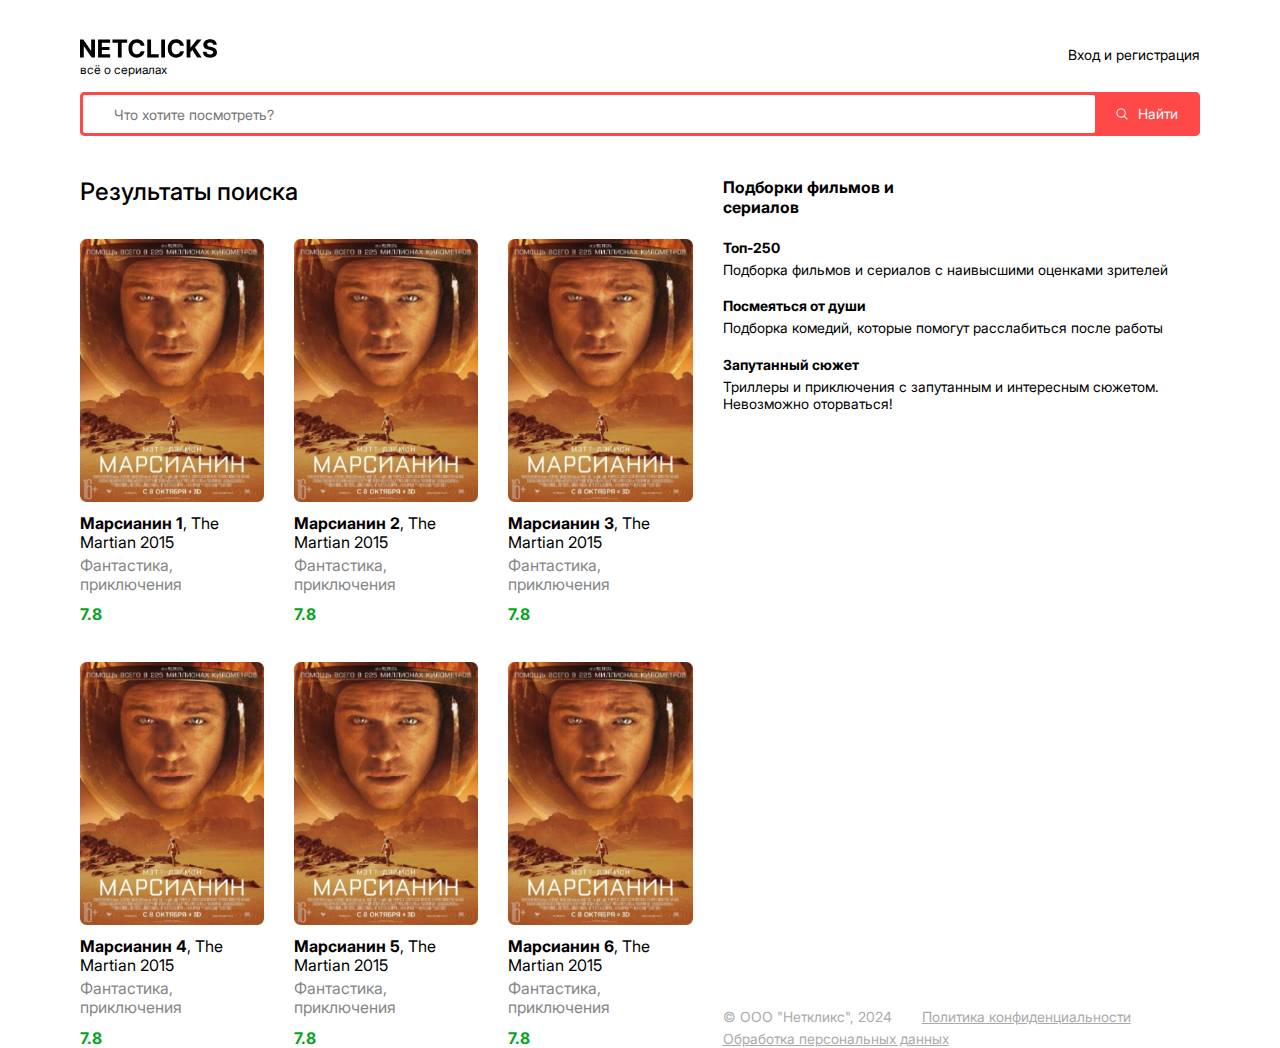
<file: index.html>
<!DOCTYPE html>
<html lang="ru">
  <head>
    <meta charset="UTF-8" />
    <meta
      name="viewport"
      content="width=device-width, user-scaleble=no, initial-scale=1.0, maximum-scale=1.0 minimum-scale=1.0"
    />
    <meta http-equiv="X-UA-Compatible" content="ie-edge" />
    <title>Netclicks</title>
    <link rel="stylesheet" href="./styles/styles.css" />
    <script src="./js/main.js" defer></script>
  </head>
  <body>
    <header class="header">
      <div class="header__inner container">
        <div class="header__top">
          <a href="/" class="header__logo logo">
            <img
              src="./images/logo.svg"
              alt="Netclicks"
              class="logo__image"
              width="137"
              height="29"
              loading="lazy"
            />
            <span class="header__top-description">всё о сериалах</span>
          </a>
          <a href="/" class="header__top-login hidden-mobile"
            >Вход и регистрация</a
          >
          <button class="header__top-burger-button visible-mobile">
            <svg
              width="30.000000"
              height="30.000000"
              viewBox="0 0 30 30"
              fill="none"
              xmlns="http://www.w3.org/2000/svg"
              xmlns:xlink="http://www.w3.org/1999/xlink"
            >
              <desc>Created with Pixso.</desc>
              <defs>
                <pattern
                  id="pattern_10_2200"
                  patternContentUnits="objectBoundingBox"
                  width="1.000000"
                  height="1.000000"
                >
                  <use
                    xlink:href="#image10_220_0"
                    transform="matrix(0.001953,0,0,0.001953,0,0)"
                  />
                </pattern>
                <image
                  id="image10_220_0"
                  width="512.000000"
                  height="512.000000"
                  xlink:href="[data-uri]"
                />
              </defs>
              <rect
                id="free-icon-menu-7466709 1"
                width="30.000000"
                height="30.000000"
                transform="matrix(1 0 0 -1 0 30)"
                fill="url(#pattern_10_2200)"
                fill-opacity="1.000000"
              />
            </svg>
          </button>
        </div>

        <div class="header__extra">
          <div class="header__extra-field field">
            <input
              data-js-search
              type="text"
              class="field__input"
              placeholder="Что хотите посмотреть?"
            />
            <button data-js-search-button class="header__extra-button button" type="button">
              <svg
                xmlns="http://www.w3.org/2000/svg"
                xmlns:xlink="http://www.w3.org/1999/xlink"
                viewBox="0,0,256,256"
                width="14px"
                height="14px"
              >
                <g fill="currentColor">
                  <g transform="scale(8.53333,8.53333)">
                    <path
                      d="M13,3c-5.51133,0 -10,4.48867 -10,10c0,5.51133 4.48867,10 10,10c2.39665,0 4.59741,-0.85106 6.32227,-2.26367l5.9707,5.9707c0.25082,0.26124 0.62327,0.36648 0.97371,0.27512c0.35044,-0.09136 0.62411,-0.36503 0.71547,-0.71547c0.09136,-0.35044 -0.01388,-0.72289 -0.27512,-0.97371l-5.9707,-5.9707c1.41261,-1.72486 2.26367,-3.92561 2.26367,-6.32227c0,-5.51133 -4.48867,-10 -10,-10zM13,5c4.43067,0 8,3.56933 8,8c0,4.43067 -3.56933,8 -8,8c-4.43067,0 -8,-3.56933 -8,-8c0,-4.43067 3.56933,-8 8,-8z"
                    ></path>
                  </g>
                </g>
              </svg>
              <span class="header__extra-button-label hidden-mobile"
                >Найти</span
              >
            </button>
          </div>
        </div>
      </div>
    </header>

    <main class="content">
      <section class="section container">
        <div class="section__inner">
          <div class="section__main">
            <h1 class="section__main-title">Результаты поиска</h1>
            <ul class="section__main-list">
              <!-- <li class="section__main-item">
                <a href="./film.html" class="section__main-link">
                  <img
                    src="./images/wrapper.jpeg"
                    alt=""
                    class="section__main-poster"
                    width="264"
                    height="376"
                    loading="lazy"
                  />
                  <h2 class="section__main-film-title">
                    <strong>Марсианин</strong>, The Martian 2015
                  </h2>
                  <p class="section__main-film-description">
                    Фантастика, приключения
                  </p>
                  <span class="section__main-film-rating">7.8</span>
                </a>
              </li> -->
              <!-- <li class="section__main-item">
                <a href="./film.html" class="section__main-link">
                  <img
                    src="./images/wrapper.jpeg"
                    alt=""
                    class="section__main-poster"
                    width="264"
                    height="376"
                    loading="lazy"
                  />
                  <h2 class="section__main-film-title">
                    <strong>Марсианин</strong>, The Martian 2015
                  </h2>
                  <p class="section__main-film-description">
                    Фантастика, приключения
                  </p>
                  <span class="section__main-film-rating">7.8</span>
                </a>
              </li>
              <li class="section__main-item">
                <a href="./film.html" class="section__main-link">
                  <img
                    src="./images/wrapper.jpeg"
                    alt=""
                    class="section__main-poster"
                    width="264"
                    height="376"
                    loading="lazy"
                  />
                  <h2 class="section__main-film-title">
                    <strong>Марсианин</strong>, The Martian 2015
                  </h2>
                  <p class="section__main-film-description">
                    Фантастика, приключения
                  </p>
                  <span class="section__main-film-rating">7.8</span>
                </a>
              </li>
              <li class="section__main-item">
                <a href="./film.html" class="section__main-link">
                  <img
                    src="./images/wrapper.jpeg"
                    alt=""
                    class="section__main-poster"
                    width="264"
                    height="376"
                    loading="lazy"
                  />
                  <h2 class="section__main-film-title">
                    <strong>Марсианин</strong>, The Martian 2015
                  </h2>
                  <p class="section__main-film-description">
                    Фантастика, приключения
                  </p>
                  <span class="section__main-film-rating">7.8</span>
                </a>
              </li>
              <li class="section__main-item">
                <a href="./film.html" class="section__main-link">
                  <img
                    src="./images/wrapper.jpeg"
                    alt=""
                    class="section__main-poster"
                    width="264"
                    height="376"
                    loading="lazy"
                  />
                  <h2 class="section__main-film-title">
                    <strong>Марсианин</strong>, The Martian 2015
                  </h2>
                  <p class="section__main-film-description">
                    Фантастика, приключения
                  </p>
                  <span class="section__main-film-rating">7.8</span>
                </a>
              </li>
              <li class="section__main-item">
                <a href="./film.html" class="section__main-link">
                  <img
                    src="./images/wrapper.jpeg"
                    alt=""
                    class="section__main-poster"
                    width="264"
                    height="376"
                    loading="lazy"
                  />
                  <h2 class="section__main-film-title">
                    <strong>Марсианин</strong>, The Martian 2015
                  </h2>
                  <p class="section__main-film-description">
                    Фантастика, приключения
                  </p>
                  <span class="section__main-film-rating">7.8</span>
                </a>
              </li> -->
            </ul>
          </div>
          <div class="section__right sidebar">
            <h2 class="sidebar__title">Подборки фильмов и сериалов</h2>
            <ul class="sidebar__list">
              <li class="sidebar__item">
                <a href="#" class="sidebar__link">
                  <h3 class="sidebar__block-title">Топ-250</h3>
                  <p class="sidebar__block-description">
                    Подборка фильмов и сериалов с наивысшими оценками зрителей
                  </p>
                </a>
              </li>
              <li class="sidebar__item">
                <a href="#" class="sidebar__link">
                  <h3 class="sidebar__block-title">Посмеяться от души</h3>
                  <p class="sidebar__block-description">
                    Подборка комедий, которые помогут расслабиться после работы
                  </p>
                </a>
              </li>
              <li class="sidebar__item">
                <a href="#" class="sidebar__link">
                  <h3 class="sidebar__block-title">Запутанный сюжет</h3>
                  <p class="sidebar__block-description">
                    Триллеры и приключения с запутанным и интересным сюжетом.
                    Невозможно оторваться!
                  </p>
                </a>
              </li>
            </ul>
            <div class="sidebar__copyright">
              <p class="sidebar__copyright-title">
                © ООО "Неткликс", <time datetime="2024">2024</time>
              </p>
              <a href="#" class="sidebar__copyright-link"
                >Политика конфиденциальности</a
              >
              <a href="#" class="sidebar__copyright-link"
                >Обработка персональных данных</a
              >
            </div>
          </div>
        </div>
      </section>
    </main>
  </body>
</html>
</file>
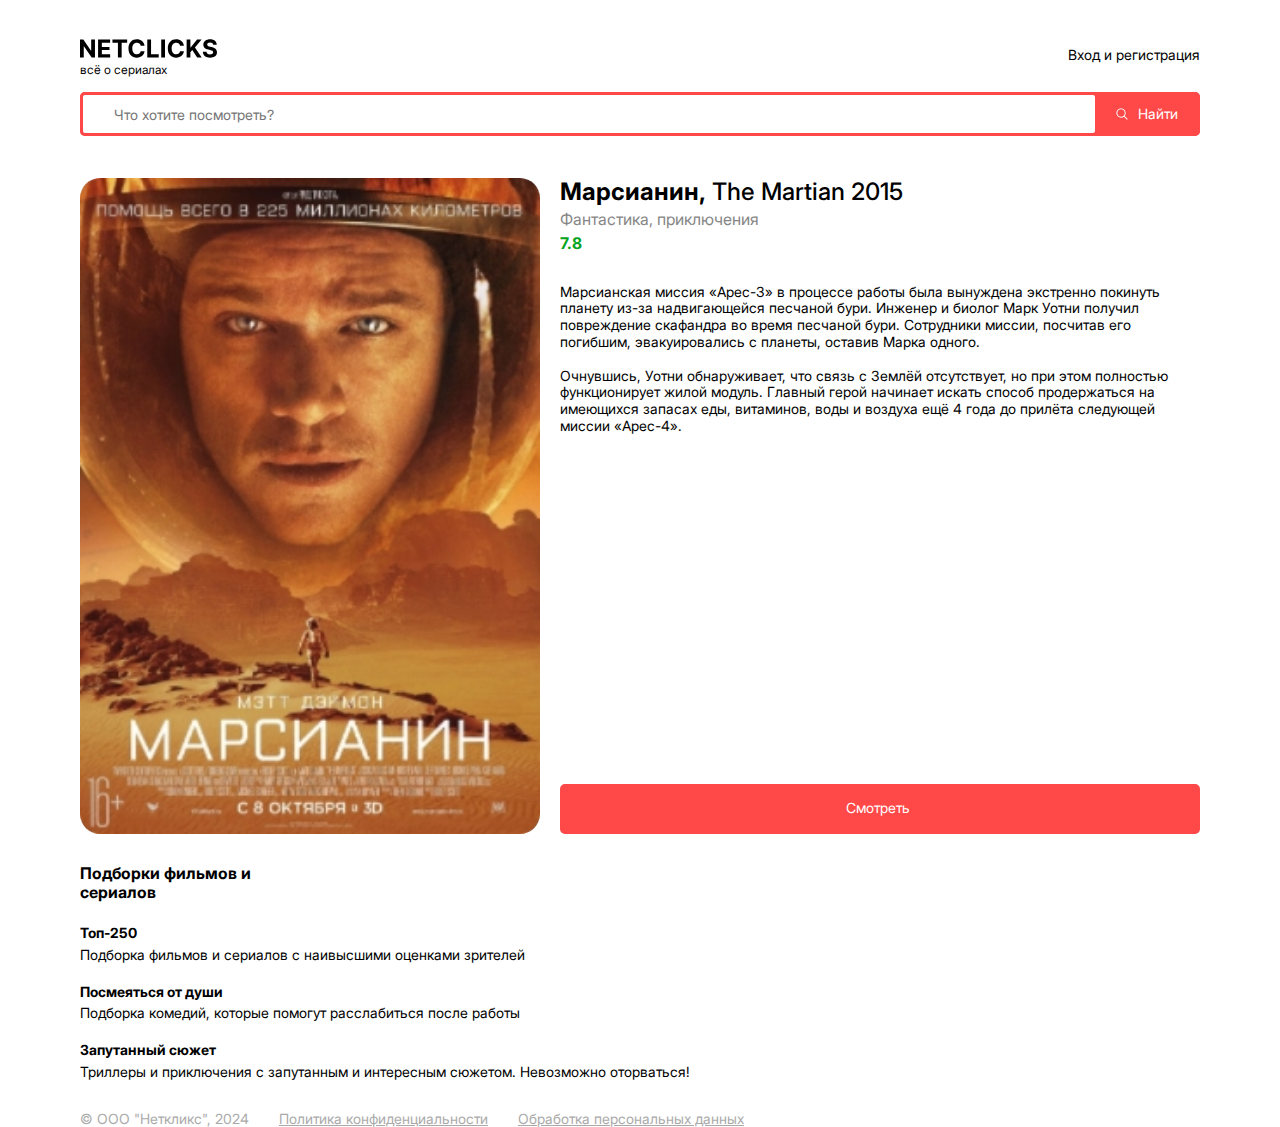
<file: film.html>
<!DOCTYPE html>
<html lang="ru">
  <head>
    <meta charset="UTF-8" />
    <meta
      name="viewport"
      content="width=device-width, user-scaleble=no, initial-scale=1.0, maximum-scale=1.0 minimum-scale=1.0"
    />
    <meta http-equiv="X-UA-Compatible" content="ie-edge" />
    <title>Netclicks</title>
    <link rel="stylesheet" href="./styles/styles.css" />
    <script src="./js/main.js" defer></script>
  </head>
  <body>
    <header class="header">
      <div class="header__inner container">
        <div class="header__top">
          <a href="./index.html" class="header__logo logo">
            <img
              src="./images/logo.svg"
              alt="Netclicks"
              class="logo__image"
              width="137"
              height="29"
              loading="lazy"
            />
            <span class="header__top-description">всё о сериалах</span>
          </a>
          <a href="/" class="header__top-login hidden-mobile"
            >Вход и регистрация</a
          >
          <button class="header__top-burger-button visible-mobile">
            <svg
              width="30.000000"
              height="30.000000"
              viewBox="0 0 30 30"
              fill="none"
              xmlns="http://www.w3.org/2000/svg"
              xmlns:xlink="http://www.w3.org/1999/xlink"
            >
              <desc>Created with Pixso.</desc>
              <defs>
                <pattern
                  id="pattern_10_2200"
                  patternContentUnits="objectBoundingBox"
                  width="1.000000"
                  height="1.000000"
                >
                  <use
                    xlink:href="#image10_220_0"
                    transform="matrix(0.001953,0,0,0.001953,0,0)"
                  />
                </pattern>
                <image
                  id="image10_220_0"
                  width="512.000000"
                  height="512.000000"
                  xlink:href="[data-uri]"
                />
              </defs>
              <rect
                id="free-icon-menu-7466709 1"
                width="30.000000"
                height="30.000000"
                transform="matrix(1 0 0 -1 0 30)"
                fill="url(#pattern_10_2200)"
                fill-opacity="1.000000"
              />
            </svg>
          </button>
        </div>

        <div class="header__extra">
          <div class="header__extra-field field">
            <input
              type="text"
              class="field__input"
              placeholder="Что хотите посмотреть?"
            />
            <button class="header__extra-button button" type="button">
              <svg
                xmlns="http://www.w3.org/2000/svg"
                xmlns:xlink="http://www.w3.org/1999/xlink"
                viewBox="0,0,256,256"
                width="14px"
                height="14px"
              >
                <g fill="currentColor">
                  <g transform="scale(8.53333,8.53333)">
                    <path
                      d="M13,3c-5.51133,0 -10,4.48867 -10,10c0,5.51133 4.48867,10 10,10c2.39665,0 4.59741,-0.85106 6.32227,-2.26367l5.9707,5.9707c0.25082,0.26124 0.62327,0.36648 0.97371,0.27512c0.35044,-0.09136 0.62411,-0.36503 0.71547,-0.71547c0.09136,-0.35044 -0.01388,-0.72289 -0.27512,-0.97371l-5.9707,-5.9707c1.41261,-1.72486 2.26367,-3.92561 2.26367,-6.32227c0,-5.51133 -4.48867,-10 -10,-10zM13,5c4.43067,0 8,3.56933 8,8c0,4.43067 -3.56933,8 -8,8c-4.43067,0 -8,-3.56933 -8,-8c0,-4.43067 3.56933,-8 8,-8z"
                    ></path>
                  </g>
                </g>
              </svg>
              <span class="header__extra-button-label hidden-mobile"
                >Найти</span
              >
            </button>
          </div>
        </div>
      </div>
    </header>

    <main class="content">
      <section class="section container">
        <div class="film-card">
          <div class="film-card__inner">
            <div class="film-card__main hidden-tablet">
              <div class="film-card__left">
                <img
                  class="film-card__left-image"
                  src="./images/wrapper.jpeg"
                  alt=""
                  width="460"
                  height="656"
                  loading="lazy"
                />
              </div>

              <div class="film-card__center">
                <div class="film-card__center-header">
                  <h1 class="film-card__center-header-title">
                    <strong>Марсианин,</strong> The Martian 2015
                  </h1>
                  <p class="film-card__center-header-description">
                    Фантастика, приключения
                  </p>
                  <span class="film-card__center-header-rating">7.8</span>
                </div>
                <div class="film-card__center-description">
                  <p>
                    Марсианская миссия «Арес-3» в процессе работы была вынуждена
                    экстренно покинуть планету из-за надвигающейся песчаной
                    бури. Инженер и биолог Марк Уотни получил повреждение
                    скафандра во время песчаной бури. Сотрудники миссии,
                    посчитав его погибшим, эвакуировались с планеты, оставив
                    Марка одного.
                    <br />
                    <br />

                    Очнувшись, Уотни обнаруживает, что связь с Землёй
                    отсутствует, но при этом полностью функционирует жилой
                    модуль. Главный герой начинает искать способ продержаться на
                    имеющихся запасах еды, витаминов, воды и воздуха ещё 4 года
                    до прилёта следующей миссии «Арес-4».
                  </p>
                </div>
                <button class="film-card__center-button button">
                  Смотреть
                </button>
              </div>
            </div>

            <div class="film-card__main visible-tablet">
              <div class="film-card__left">
                <img
                  class="film-card__left-image"
                  src="./images/wrapper.jpeg"
                  alt=""
                  width="460"
                  height="656"
                  loading="lazy"
                />
              </div>

              <div class="film-card__center">
                <div class="film-card__center-header">
                  <h1 class="film-card__center-header-title">
                    <strong>Марсианин,</strong> The Martian 2015
                  </h1>
                  <p class="film-card__center-header-description">
                    Фантастика, приключения
                  </p>
                  <span class="film-card__center-header-rating">7.8</span>
                </div>
                <div class="film-card__center-description">
                  <p>
                    Марсианская миссия «Арес-3» в процессе работы была вынуждена
                    экстренно покинуть планету из-за надвигающейся песчаной
                    бури. Инженер и биолог Марк Уотни получил повреждение
                    скафандра во время песчаной бури. Сотрудники миссии,
                    посчитав его погибшим, эвакуировались с планеты, оставив
                    Марка одного.
                    <br />
                    <br />

                    Очнувшись, Уотни обнаруживает, что связь с Землёй
                    отсутствует, но при этом полностью функционирует жилой
                    модуль. Главный герой начинает искать способ продержаться на
                    имеющихся запасах еды, витаминов, воды и воздуха ещё 4 года
                    до прилёта следующей миссии «Арес-4».
                  </p>
                </div>
                <button class="film-card__center-button button">
                  Смотреть
                </button>
              </div>
            </div>

            <div class="film-card__right sidebar">
              <h2 class="sidebar__title">Подборки фильмов и сериалов</h2>
              <ul class="sidebar__list">
                <li class="sidebar__item">
                  <a href="#" class="sidebar__link">
                    <h3 class="sidebar__block-title">Топ-250</h3>
                    <p class="sidebar__block-description">
                      Подборка фильмов и сериалов с наивысшими оценками зрителей
                    </p>
                  </a>
                </li>
                <li class="sidebar__item">
                  <a href="#" class="sidebar__link">
                    <h3 class="sidebar__block-title">Посмеяться от души</h3>
                    <p class="sidebar__block-description">
                      Подборка комедий, которые помогут расслабиться после
                      работы
                    </p>
                  </a>
                </li>
                <li class="sidebar__item">
                  <a href="#" class="sidebar__link">
                    <h3 class="sidebar__block-title">Запутанный сюжет</h3>
                    <p class="sidebar__block-description">
                      Триллеры и приключения с запутанным и интересным сюжетом.
                      Невозможно оторваться!
                    </p>
                  </a>
                </li>
              </ul>
              <div class="sidebar__copyright">
                <p class="sidebar__copyright-title">
                  © ООО "Неткликс", <time datetime="2024">2024</time>
                </p>
                <a href="#" class="sidebar__copyright-link"
                  >Политика конфиденциальности</a
                >
                <a href="#" class="sidebar__copyright-link"
                  >Обработка персональных данных</a
                >
              </div>
            </div>
          </div>
        </div>
      </section>
    </main>
  </body>
</html>
</file>
<file: styles/styles.css>
@charset "UTF-8";
/**
  Нормализация блочной модели
 */
*,
::before,
::after {
  box-sizing: border-box;
}

/**
   Убираем внутренние отступы слева тегам списков,
   у которых есть атрибут class
  */
:where(ul, ol):where([class]) {
  padding-left: 0;
}

/**
   Убираем внешние отступы body и двум другим тегам,
   у которых есть атрибут class
  */
body,
:where(blockquote, figure):where([class]) {
  margin: 0;
}

/**
   Убираем внешние отступы вертикали нужным тегам,
   у которых есть атрибут class
  */
:where(h1, h2, h3, h4, h5, h6, p, ul, ol, dl):where([class]) {
  margin-block: 0;
}

:where(dd[class]) {
  margin-left: 0;
}

:where(fieldset[class]) {
  margin-left: 0;
  padding: 0;
  border: none;
}

/**
   Убираем стандартный маркер маркированному списку,
   у которого есть атрибут class
  */
:where(ul[class]) {
  list-style: none;
}

:where(address[class]) {
  font-style: normal;
}

/**
   Обнуляем вертикальные внешние отступы параграфа,
   объявляем локальную переменную для внешнего отступа вниз,
   чтобы избежать взаимодействие с более сложным селектором
  */
p {
  --paragraphMarginBottom: 24px;
  margin-block: 0;
}

/**
   Внешний отступ вниз для параграфа без атрибута class,
   который расположен не последним среди своих соседних элементов
  */
p:where(:not([class]):not(:last-child)) {
  margin-bottom: var(--paragraphMarginBottom);
}

/**
   Упрощаем работу с изображениями
  */
img {
  display: block;
  max-width: 100%;
}

/**
   Наследуем свойства шрифт для полей ввода
  */
input,
textarea,
select,
button {
  font: inherit;
}

html {
  /**
     Пригодится в большинстве ситуаций
     (когда, например, нужно будет "прижать" футер к низу сайта)
    */
  height: 100%;
}

/**
   Плавный скролл
  */
html,
:has(:target) {
  scroll-behavior: smooth;
}

body {
  /**
     Пригодится в большинстве ситуаций
     (когда, например, нужно будет "прижать" футер к низу сайта)
    */
  min-height: 100%;
  /**
     Унифицированный интерлиньяж
    */
  line-height: 1.5;
}

/**
   Приводим к единому цвету svg-элементы
  */
svg *[stroke] {
  stroke: currentColor;
}

/**
   Чиним баг задержки смены цвета при взаимодействии с svg-элементами
  */
svg * {
  transition-property: fill, stroke;
}

/**
   Удаляем все анимации и переходы для людей,
   которые предпочитают их не использовать
  */
@media (prefers-reduced-motion: reduce) {
  *,
  ::before,
  ::after {
    animation-duration: 0.01ms !important;
    animation-iteration-count: 1 !important;
    transition-duration: 0.01ms !important;
    scroll-behavior: auto !important;
  }
}
@font-face {
  font-family: "Inter";
  src: url("../fonts/Inter-Medium.woff2") format("woff2");
  font-weight: 500;
  font-style: normal;
  font-display: swap;
}
@font-face {
  font-family: "Inter";
  src: url("../fonts/Inter-Regular.woff2") format("woff2");
  font-weight: normal;
  font-style: normal;
  font-display: swap;
}
@font-face {
  font-family: "Inter";
  src: url("../fonts/Inter-Bold.woff2") format("woff2");
  font-weight: bold;
  font-style: normal;
  font-display: swap;
}
.container {
  max-width: 1140px;
  margin-inline: auto;
  padding-inline: 10px;
}

.visually-hidden {
  position: absolute !important;
  width: 1px !important;
  height: 1px !important;
  margin: -1px !important;
  border: 0 !important;
  padding: 0 !important;
  white-space: nowrap !important;
  -webkit-clip-path: inset(100%) !important;
          clip-path: inset(100%) !important;
  clip: rect(0 0 0 0) !important;
  overflow: hidden !important;
}

@media (max-width: 480px) {
  .hidden-mobile {
    display: none !important;
  }
}

@media (min-width: 481px) {
  .visible-mobile {
    display: none !important;
  }
}

@media (max-width: 1024px) {
  .hidden-tablet {
    display: none !important;
  }
}

@media (min-width: 1025px) {
  .visible-tablet {
    display: none !important;
  }
}

body {
  font-size: 14px;
  font-family: "Inter", sans-serif;
  font-weight: 400;
  line-height: 1.2;
  color: #000000;
  background-color: #ffffff;
}

a,
button,
input,
svg * {
  transition-duration: 0.2s;
}

a {
  text-decoration: none;
  color: inherit;
}

h1,
h2,
h3,
h4 {
  font-weight: 500;
}

h1 {
  font-size: 24px;
}
@media (max-width: 768px) {
  h1 {
    font-size: 18px;
  }
}

h2 {
  font-size: 16px;
}

h3 {
  font-size: 14px;
}

.header {
  margin-top: 34px;
  margin-bottom: 42px;
}
@media (max-width: 768px) {
  .header {
    margin: 15px;
    margin-bottom: 30px;
  }
}
.header__inner {
  display: flex;
  flex-direction: column;
  row-gap: 15px;
}
.header__top {
  display: flex;
  justify-content: space-between;
  align-items: center;
}
.header__top-description {
  font-size: 12px;
}
.header__top-login:hover {
  color: #ff4949;
}
.header__top-burger-button {
  background-color: transparent;
  border: none;
}
.header__logo {
  display: flex;
  flex-direction: column;
}
.header__extra {
  display: flex;
  background-color: #ff4949;
  border-radius: 5px;
}
.header__extra-field {
  display: flex;
  justify-content: space-between;
  border-radius: 5px;
}
.header__extra:hover {
  color: #ff4949;
}

.section__inner {
  display: flex;
  -moz-column-gap: 30px;
       column-gap: 30px;
}
@media (max-width: 1024px) {
  .section__inner {
    flex-direction: column;
    row-gap: 40px;
  }
}
@media (max-width: 480px) {
  .section__inner {
    align-items: center;
  }
}
.section__main-title {
  margin-bottom: 32px;
}
.section__main-list {
  display: grid;
  grid-template-columns: repeat(3, 1fr);
  align-items: center;
  justify-content: center;
  -moz-column-gap: 30px;
       column-gap: 30px;
  row-gap: 38px;
}
@media (max-width: 1024px) {
  .section__main-list {
    gap: 20px;
    grid-template-columns: repeat(4, 1fr);
  }
}
@media (max-width: 768px) {
  .section__main-list {
    grid-template-columns: repeat(3, 1fr);
  }
}
@media (max-width: 480px) {
  .section__main-list {
    grid-template-columns: repeat(1, 1fr);
    row-gap: 40px;
  }
}
@media (max-width: 480px) {
  .section__main-item {
    display: flex;
    flex-direction: column;
    align-items: center;
  }
}
.section__main-film-title {
  margin-top: 12px;
  font-weight: 400;
  margin-bottom: 4px;
}
@media (max-width: 1024px) {
  .section__main-film-title {
    font-size: 14px;
  }
}
@media (max-width: 480px) {
  .section__main-film-title {
    font-size: 16px;
  }
}
.section__main-film-description {
  font-size: 16px;
  margin-bottom: 11px;
  color: #868686;
}
@media (max-width: 1024px) {
  .section__main-film-description {
    font-size: 14px;
  }
}
@media (max-width: 480px) {
  .section__main-film-description {
    font-size: 16px;
  }
}
.section__main-film-rating {
  font-size: 16px;
  font-weight: 700;
  color: #04a31e;
}
.section__main-poster {
  max-width: 100%;
  height: auto;
}
.section__sidebar {
  display: flex;
  flex-direction: column;
  justify-content: space-between;
}
@media (max-width: 480px) {
  .section__sidebar {
    align-items: center;
  }
}
.section__sidebar-title {
  margin-top: 10px;
  font-weight: 700;
  align-self: start;
}
.section__sidebar-list {
  margin-top: 23px;
  display: flex;
  flex-direction: column;
  row-gap: 20px;
  flex: 1;
}
@media (max-width: 1024px) {
  .section__sidebar-list {
    margin-bottom: 120px;
  }
}
.section__sidebar-link {
  display: flex;
  flex-direction: column;
  row-gap: 5px;
}
.section__sidebar-block-title {
  font-weight: 700;
}
.section__sidebar-block-description {
  max-width: 215px;
}
@media (max-width: 1024px) {
  .section__sidebar-block-description {
    max-width: 100%;
  }
}
@media (max-width: 1024px) {
  .section__sidebar-block-description {
    max-width: 264px;
  }
}
.section__sidebar-item:nth-child(3) .section__sidebar-block-description {
  max-width: 244px;
}
@media (max-width: 1024px) {
  .section__sidebar-item:nth-child(3) .section__sidebar-block-description {
    max-width: 100%;
  }
}
@media (max-width: 1024px) {
  .section__sidebar-item:nth-child(3) .section__sidebar-block-description {
    max-width: 264px;
  }
}
.section__sidebar__coryright {
  display: flex;
  flex-direction: column;
  row-gap: 5px;
  color: #aaaaaa;
}
.section__sidebar__coryright-link {
  text-decoration: underline;
}

.field {
  width: 100%;
  margin: 0;
}
.field__input {
  font-size: 14px;
  flex-grow: 1;
  max-width: 100%;
  border: 3px solid #ff4949;
  border-radius: 5px;
  height: 44px;
  padding-inline: 31px;
  padding-block: 0;
  background-color: #ffffff;
  position: relative;
}
@media (max-width: 480px) {
  .field__input {
    padding-left: 17px;
    padding-right: 0;
  }
}
.field__input::-moz-placeholder {
  position: absolute;
  top: 50%;
  left: 50%;
  translate: -50% -50%;
  left: 111px;
  font-size: 14px;
}
.field__input::placeholder {
  position: absolute;
  top: 50%;
  left: 50%;
  translate: -50% -50%;
  left: 111px;
  font-size: 14px;
}
@media (max-width: 480px) {
  .field__input::-moz-placeholder {
    left: 98px;
  }
  .field__input::placeholder {
    left: 98px;
  }
}
.field__input:focus {
  outline: none;
}

.button {
  display: flex;
  justify-content: center;
  align-items: center;
  font-size: 14px;
  background-color: #ff4949;
  border: 3px solid transparent;
  -moz-column-gap: 9px;
       column-gap: 9px;
  color: #ffffff;
  padding-left: 14px;
  padding-right: 19px;
  border-radius: 5px;
  cursor: pointer;
}
.button:hover {
  background-color: #ffffff;
  color: #000000;
  border: 3px solid #ff4949;
}
@media (max-width: 480px) {
  .button {
    padding-left: 8px;
    padding-right: 8px;
  }
}

@media (max-width: 768px) {
  .film-card {
    padding-inline: 15px;
  }
}
.film-card__inner {
  display: flex;
}
@media (max-width: 1280px) {
  .film-card__inner {
    display: contents;
  }
}
.film-card__inner .hidden-tablet {
  display: flex;
  flex-direction: row;
}
@media (max-width: 1280px) {
  .film-card__inner .hidden-tablet {
    display: flex;
    justify-content: space-between;
    row-gap: 30px;
  }
}
.film-card__inner .visible-tablet {
  display: flex;
}
@media (max-width: 1280px) {
  .film-card__inner .visible-tablet {
    display: flex;
    justify-content: space-between;
    row-gap: 30px;
  }
}
@media (max-width: 768px) {
  .film-card__inner .visible-tablet {
    display: flex;
    flex-direction: column;
    justify-content: space-between;
    align-items: center;
  }
}
.film-card__left-image {
  height: auto;
  border-radius: 20px;
}
.film-card__center {
  width: 343px;
  display: flex;
  flex-direction: column;
  justify-content: space-between;
  row-gap: 30px;
  margin-left: 28px;
}
@media (max-width: 1280px) {
  .film-card__center {
    max-width: 100%;
    flex: 1;
    margin-left: 20px;
  }
}
@media (max-width: 768px) {
  .film-card__center {
    margin-left: 0;
    row-gap: 21px;
    width: 100%;
  }
}
.film-card__center-header-description {
  margin-top: 3px;
  font-size: 16px;
  margin-bottom: 5px;
  color: #868686;
}
.film-card__center-header-rating {
  font-size: 16px;
  font-weight: 700;
  color: #04a31e;
}
.film-card__center-description {
  flex: 1;
  max-width: 335px;
}
@media (max-width: 1280px) {
  .film-card__center-description {
    max-width: 100%;
  }
}
.film-card__center-button {
  max-width: 236px;
  height: 50px;
}
@media (max-width: 1280px) {
  .film-card__center-button {
    max-width: 100%;
  }
}
@media (max-width: 768px) {
  .film-card__center-button {
    margin-top: 10px;
  }
}
.film-card__right {
  margin-left: 43px;
}
@media (max-width: 1280px) {
  .film-card__right {
    margin-left: 0px;
    margin-top: 30px;
  }
}
@media (max-width: 768px) {
  .film-card__right {
    margin-top: 60px;
  }
}

.sidebar {
  display: flex;
  flex-direction: column;
  justify-content: space-between;
}
.sidebar__title {
  font-weight: 700;
  width: 246px;
}
.sidebar__list {
  margin-top: 23px;
  display: flex;
  flex-direction: column;
  row-gap: 20px;
  flex: 1;
}
@media (max-width: 1280px) {
  .sidebar__list {
    margin-bottom: 30px;
  }
}
@media (max-width: 768px) {
  .sidebar__list {
    margin-bottom: 120px;
  }
}
.sidebar__link {
  display: flex;
  flex-direction: column;
  row-gap: 5px;
}
.sidebar__block-title {
  font-weight: 700;
}
.sidebar__block-description {
  max-width: 215px;
}
@media (max-width: 1280px) {
  .sidebar__block-description {
    max-width: 100%;
  }
}
.sidebar__block__item:nth-child(3) .section__sidebar-block-description {
  max-width: 244px;
}
@media (max-width: 1024px) {
  .sidebar__block__item:nth-child(3) .section__sidebar-block-description {
    max-width: 100%;
  }
}
@media (max-width: 1024px) {
  .sidebar__block__item:nth-child(3) .section__sidebar-block-description {
    max-width: 264px;
  }
}
.sidebar__copyright {
  display: flex;
  flex-direction: column;
  row-gap: 5px;
  color: #aaaaaa;
}
@media (max-width: 1280px) {
  .sidebar__copyright {
    flex-direction: row;
    -moz-column-gap: 30px;
         column-gap: 30px;
    flex-wrap: wrap;
  }
}
.sidebar__copyright-link {
  text-decoration: underline;
}/*# sourceMappingURL=styles.css.map */
</file>
